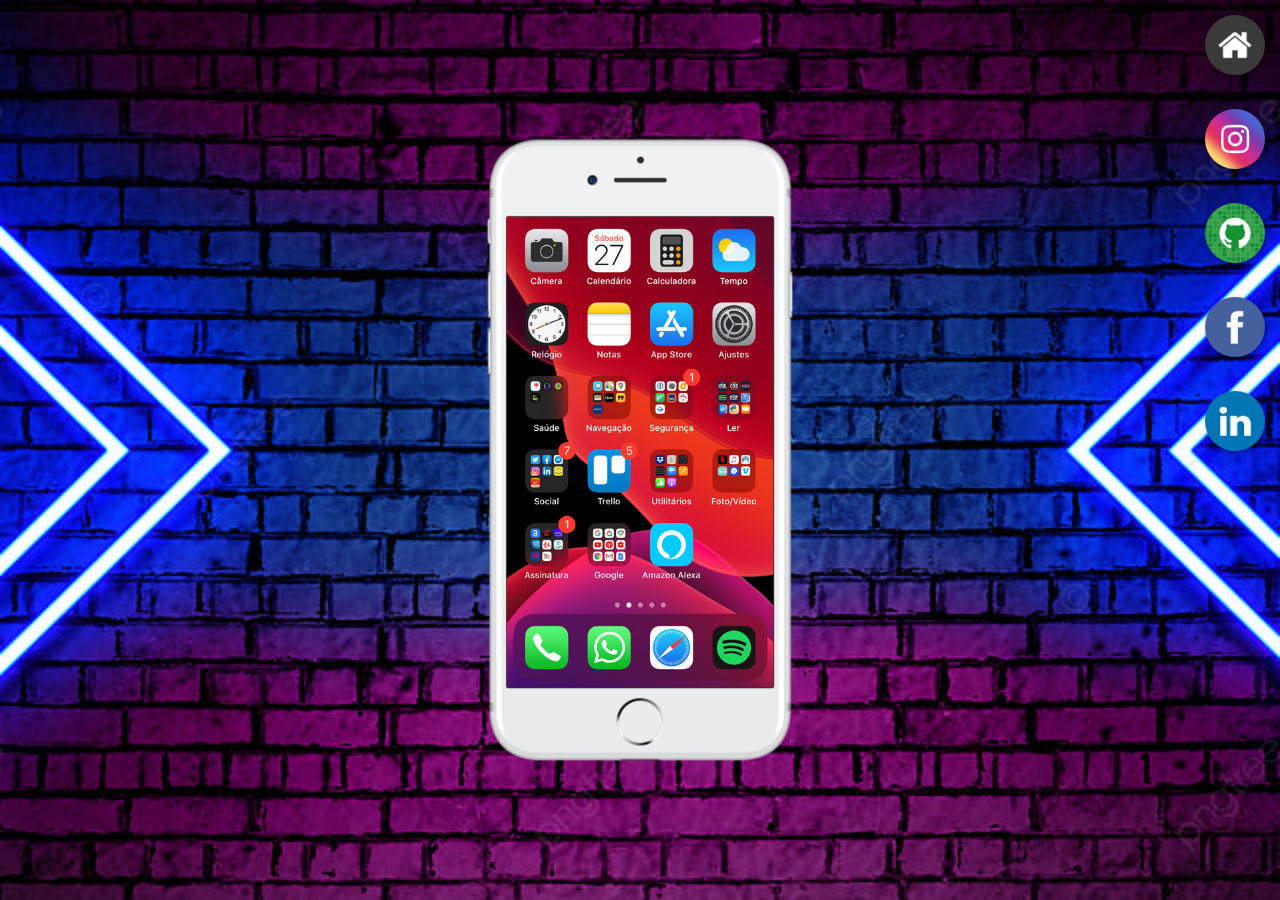
<file: index.html>
<!DOCTYPE html>
<html lang="en">
<head>
    <meta charset="UTF-8">
    <meta http-equiv="X-UA-Compatible" content="IE=edge">
    <meta name="viewport" content="width=device-width, initial-scale=1.0">
    <link rel="shortcut icon" href="imagens/favicon.ico" type="image/x-icon">
    <link rel="stylesheet" href="estilos/style.css">
    <title>Projeto redes Sociais</title>
</head>
<body>
    <main>
        <section id="telefone">
            <iframe src="home.html" name="tela" id="tela" frameborder="0">
                Seu navegador não é compatível com isso.
            </iframe>
        </section>

        <section id="redes-sociais">
            <a href="home.html" target="tela"><img src="imagens/logo-home.jpg" alt="Logo Home"></a><br>

            <a href="instagram.html" target="tela"><img src="imagens/logo-instagram.jpg" alt="Logo Instagram"></a><br>

            <a href="github.html" target="tela"><img src="imagens/logo-github.jpg" alt="Logo Github"></a><br>

            <a href="facebook.html" target="tela"><img src="imagens/logo-facebook.jpg" alt="Logo Facebook"></a><br>

            <a href="linkedin.html" target="tela"><img src="imagens/logo-linkedin.jpg" alt="Logo Linkedin"></a><br>

        </section>
    </main>
</body>
</html>
</file>
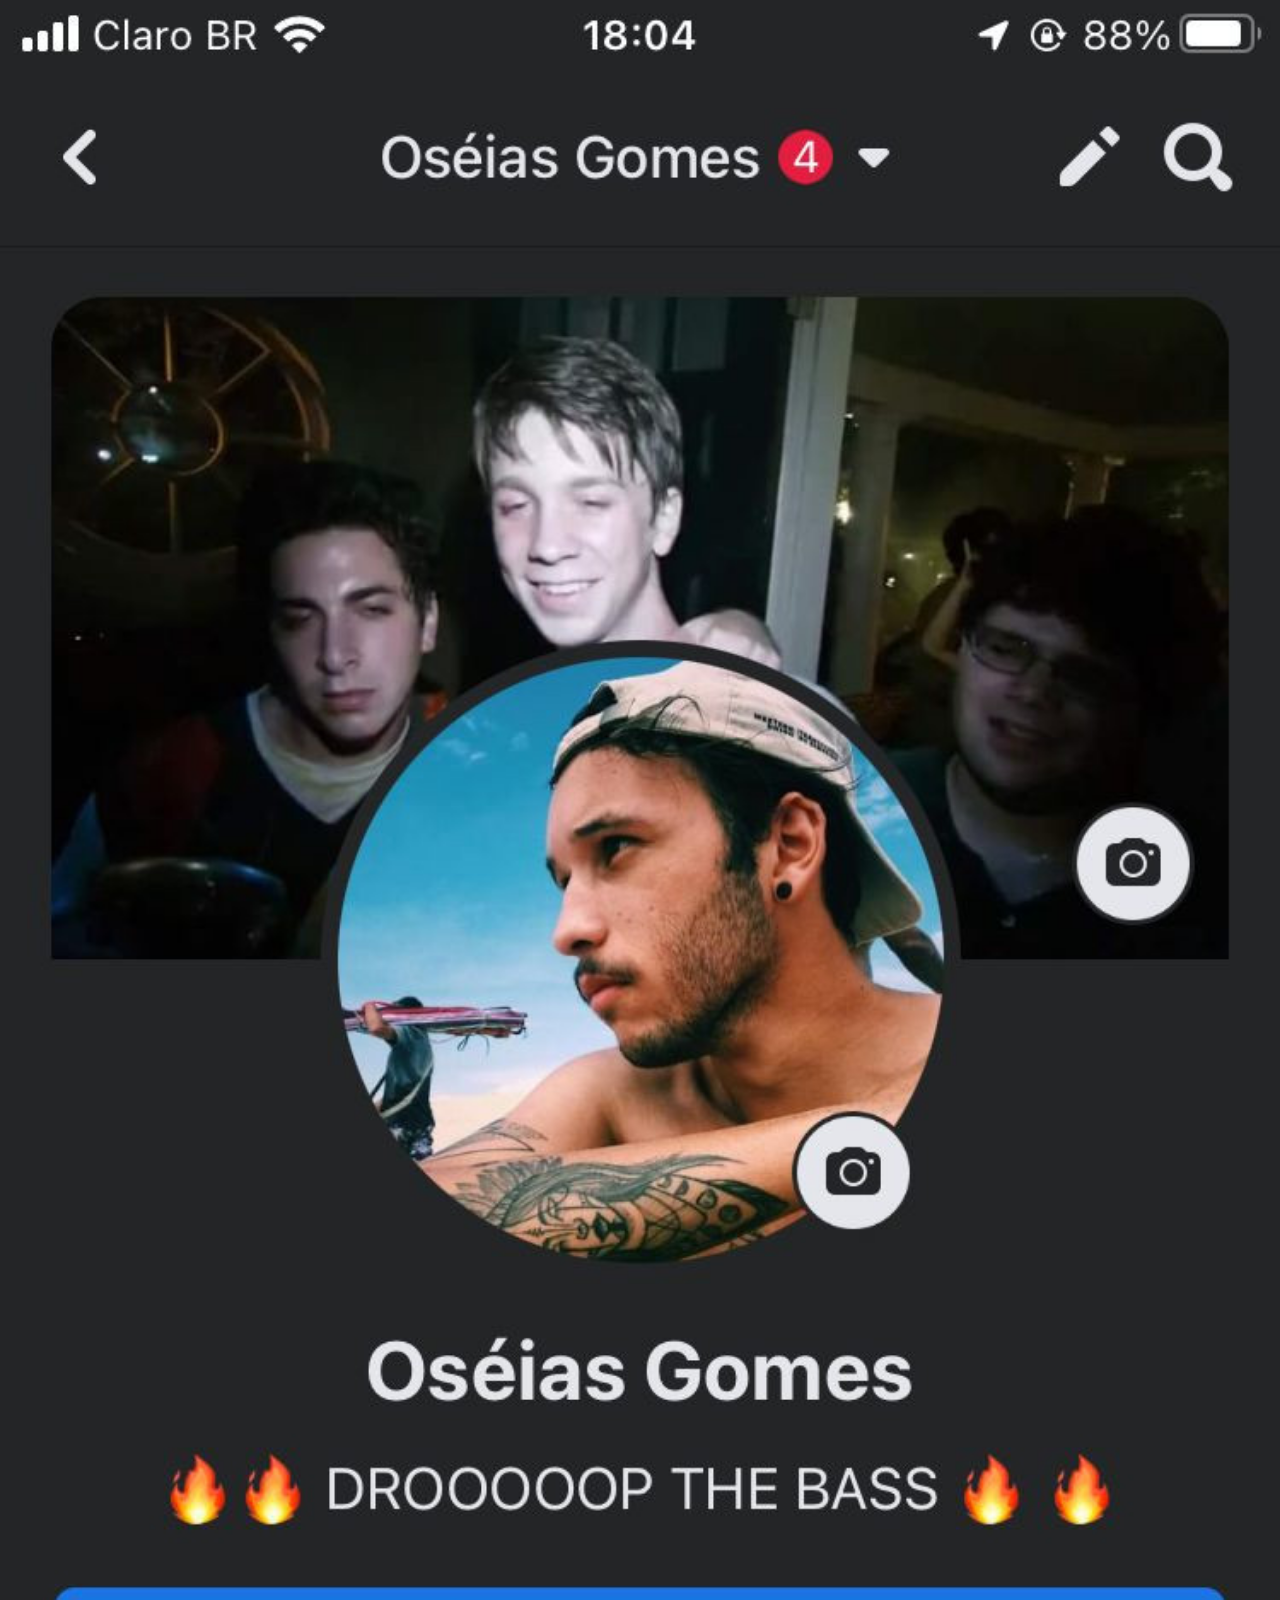
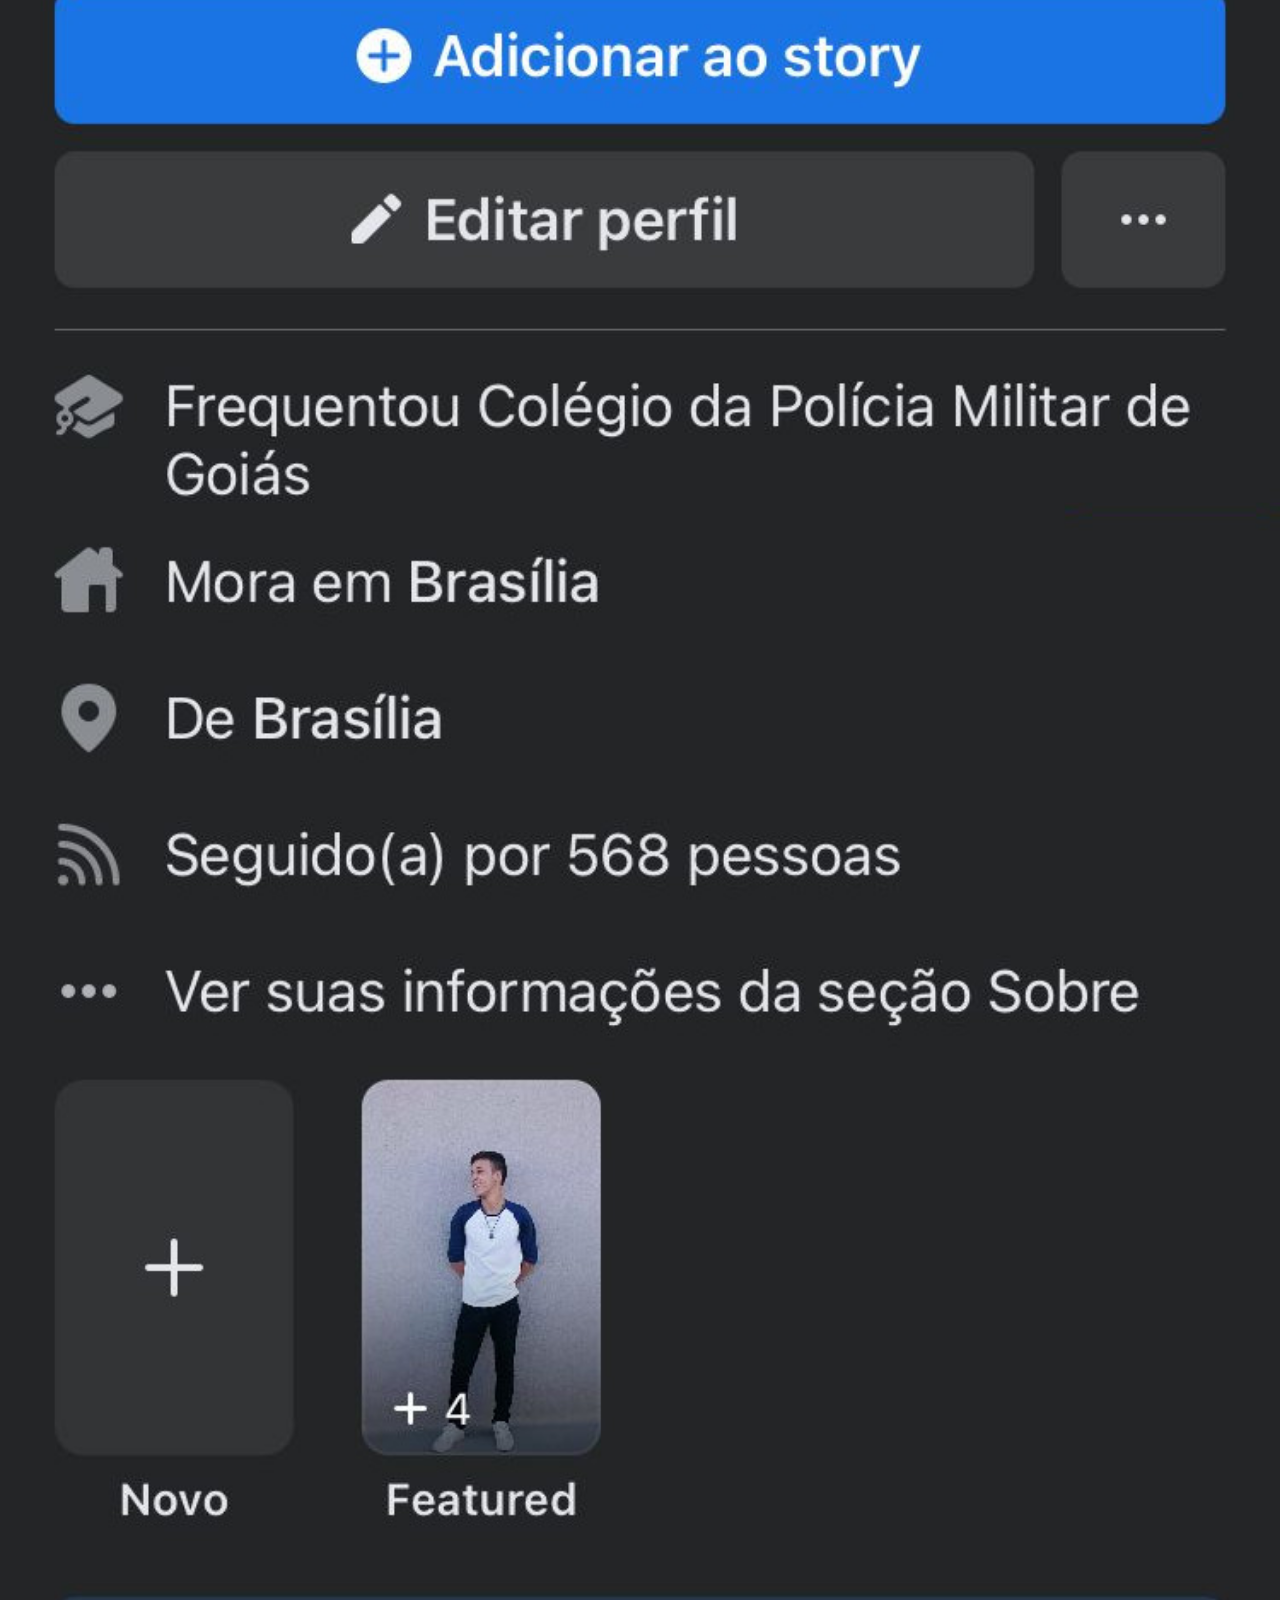
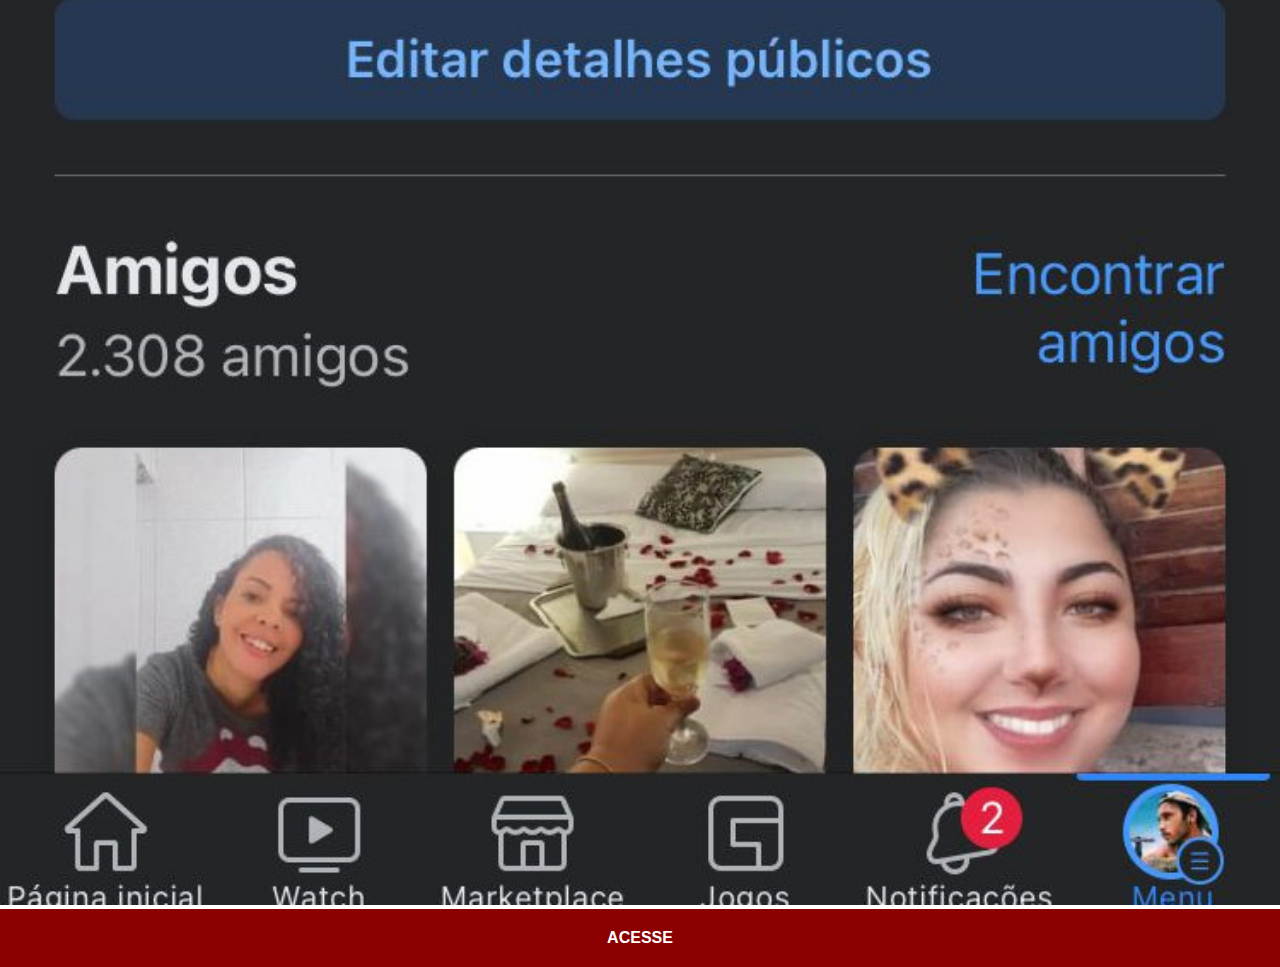
<file: facebook.html>
<!DOCTYPE html>
<html lang="en">
<head>
    <meta charset="UTF-8">
    <meta http-equiv="X-UA-Compatible" content="IE=edge">
    <meta name="viewport" content="width=device-width, initial-scale=1.0">
    <link rel="stylesheet" href="estilos/social.css">
    <title>Facebook</title>
</head>
<body>
    <img src="imagens/tela-facebook.jpg" alt="Facebook">
    <a href="https://www.facebook.com/iaimeupatrao/" target="_blank">ACESSE</a>
</body>
</html>
</file>
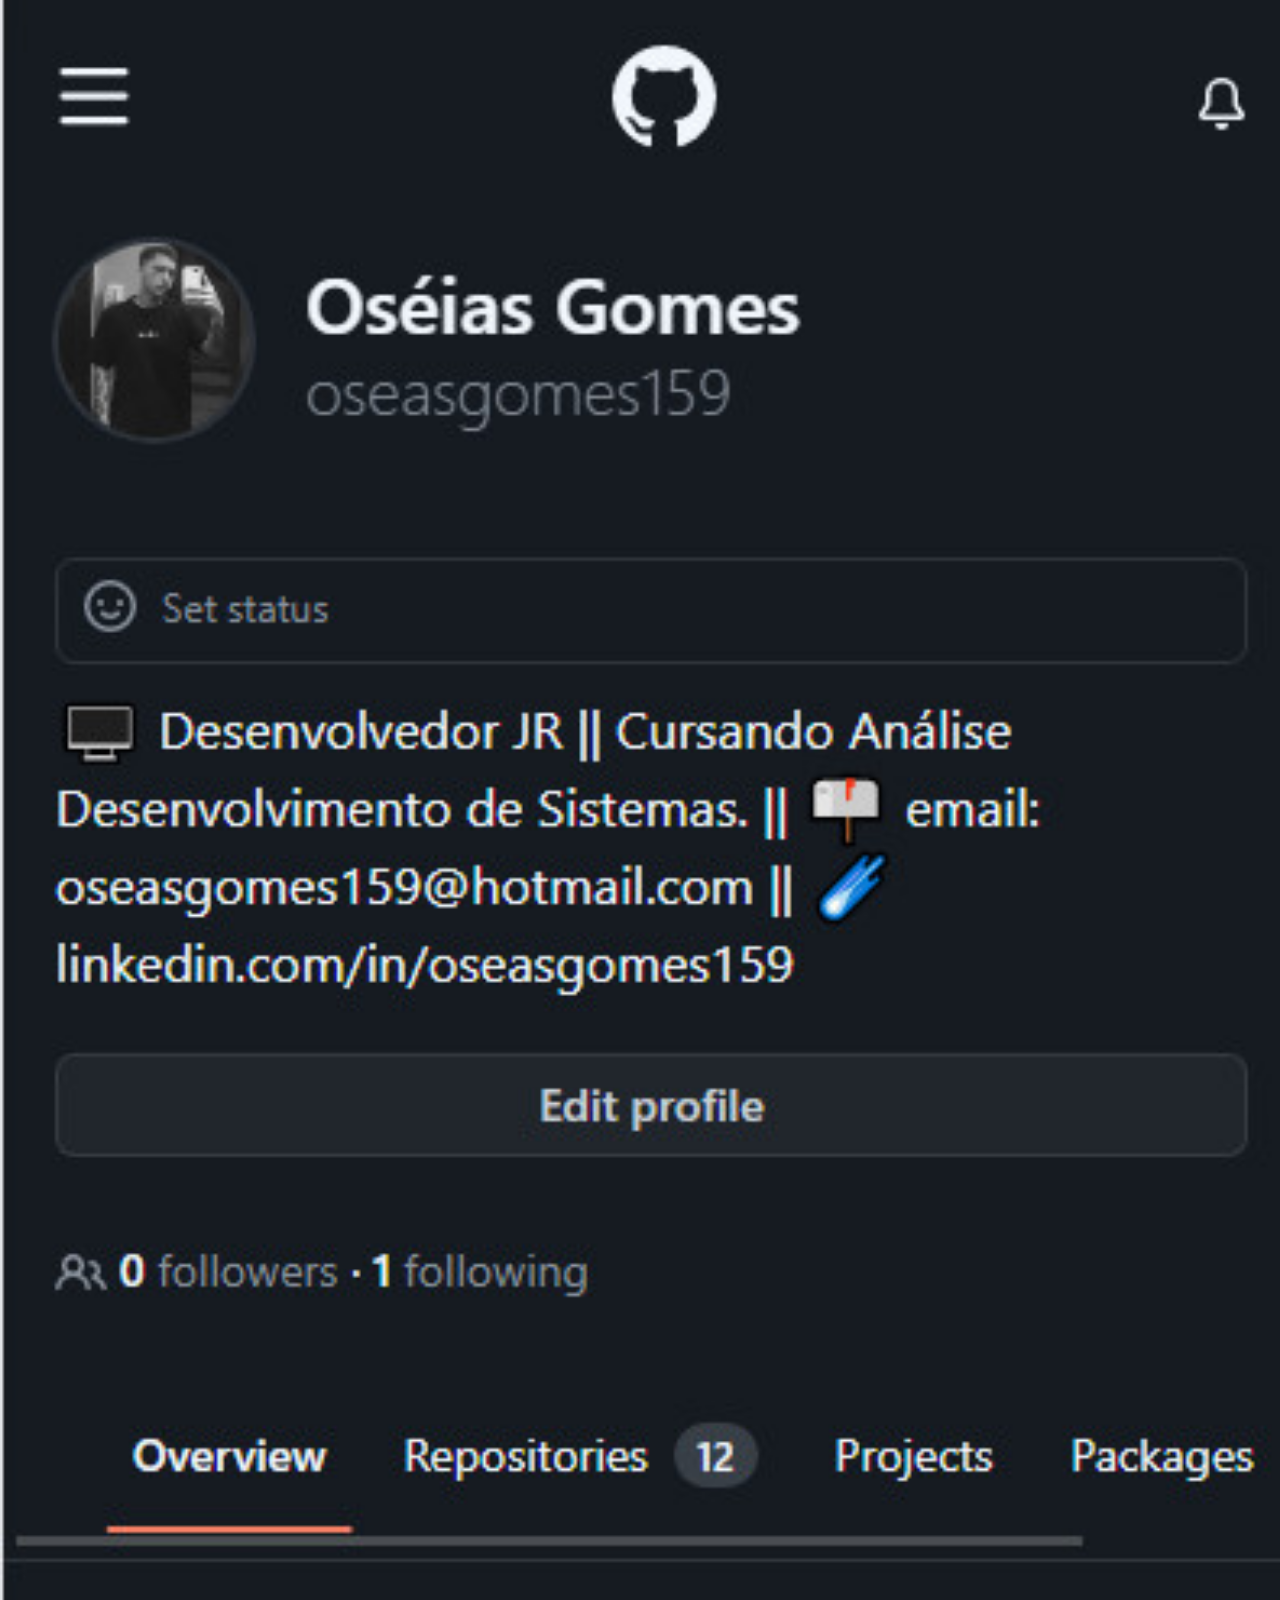
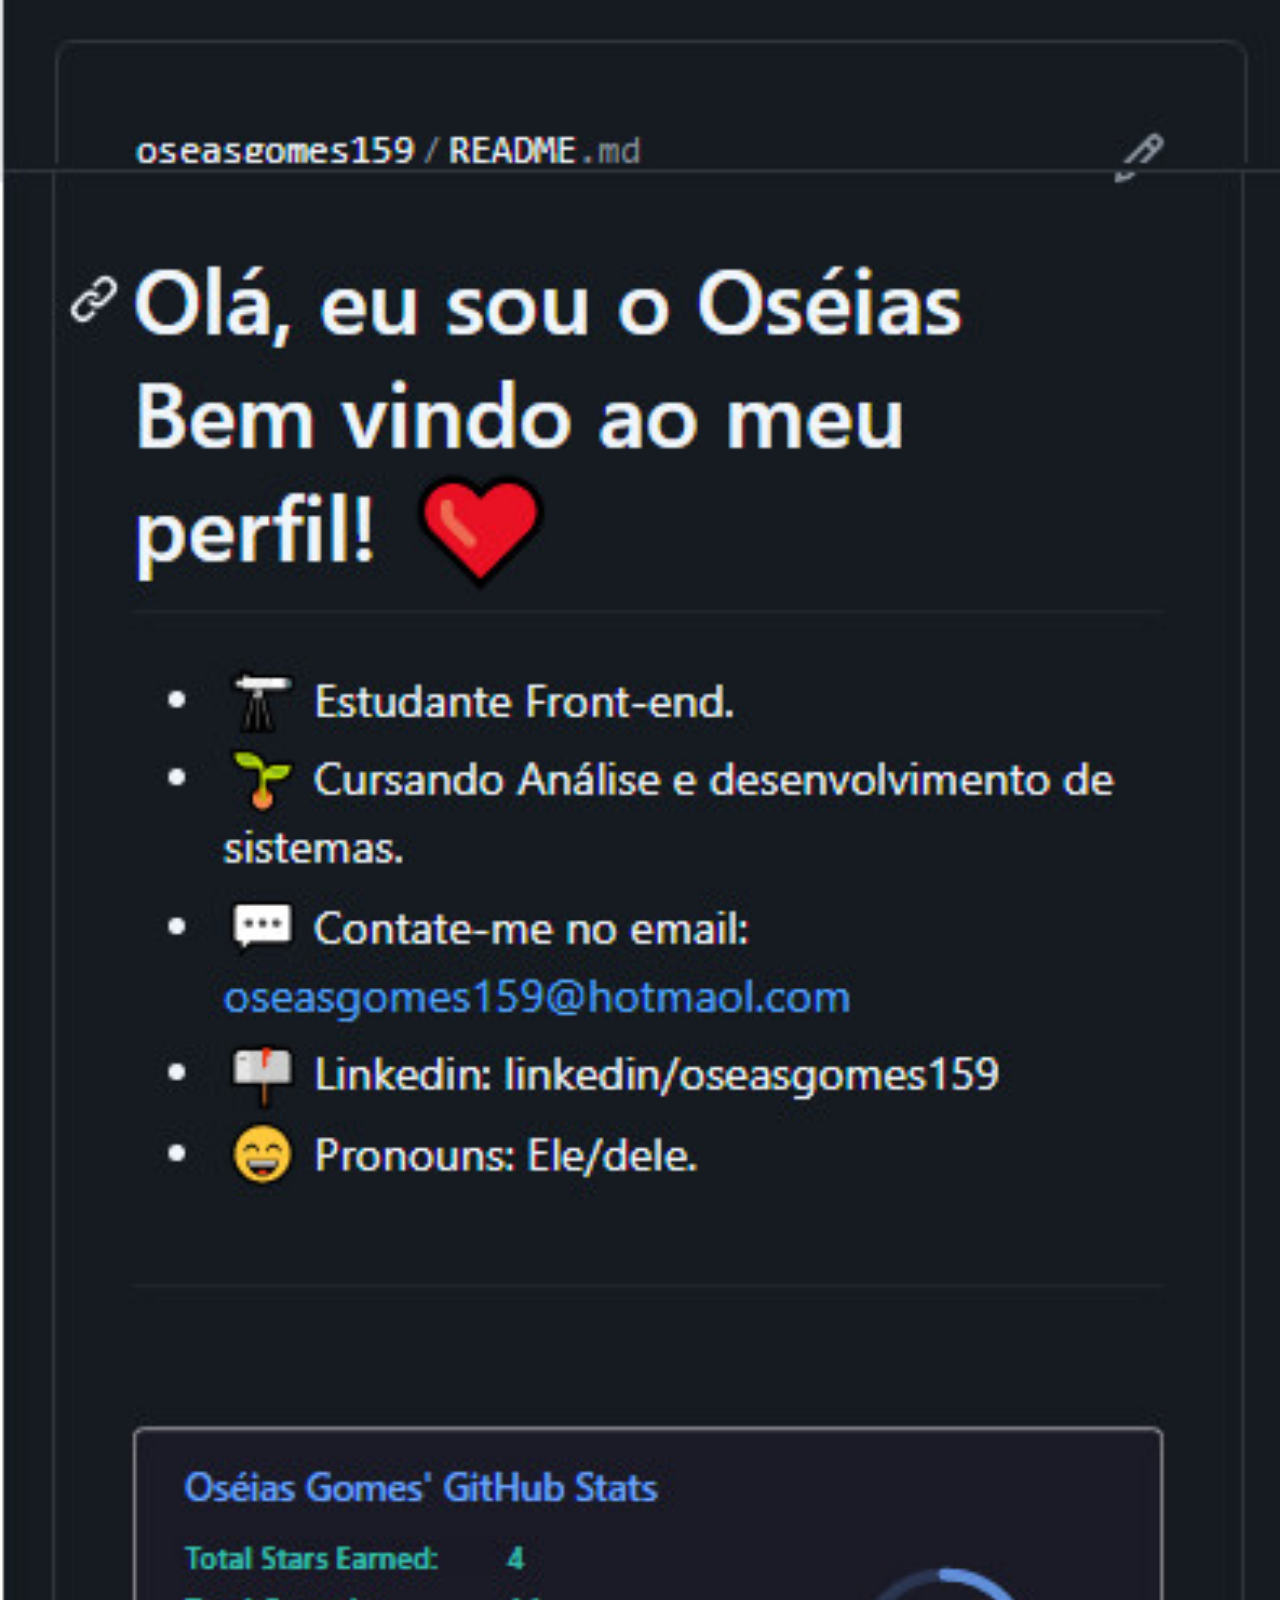
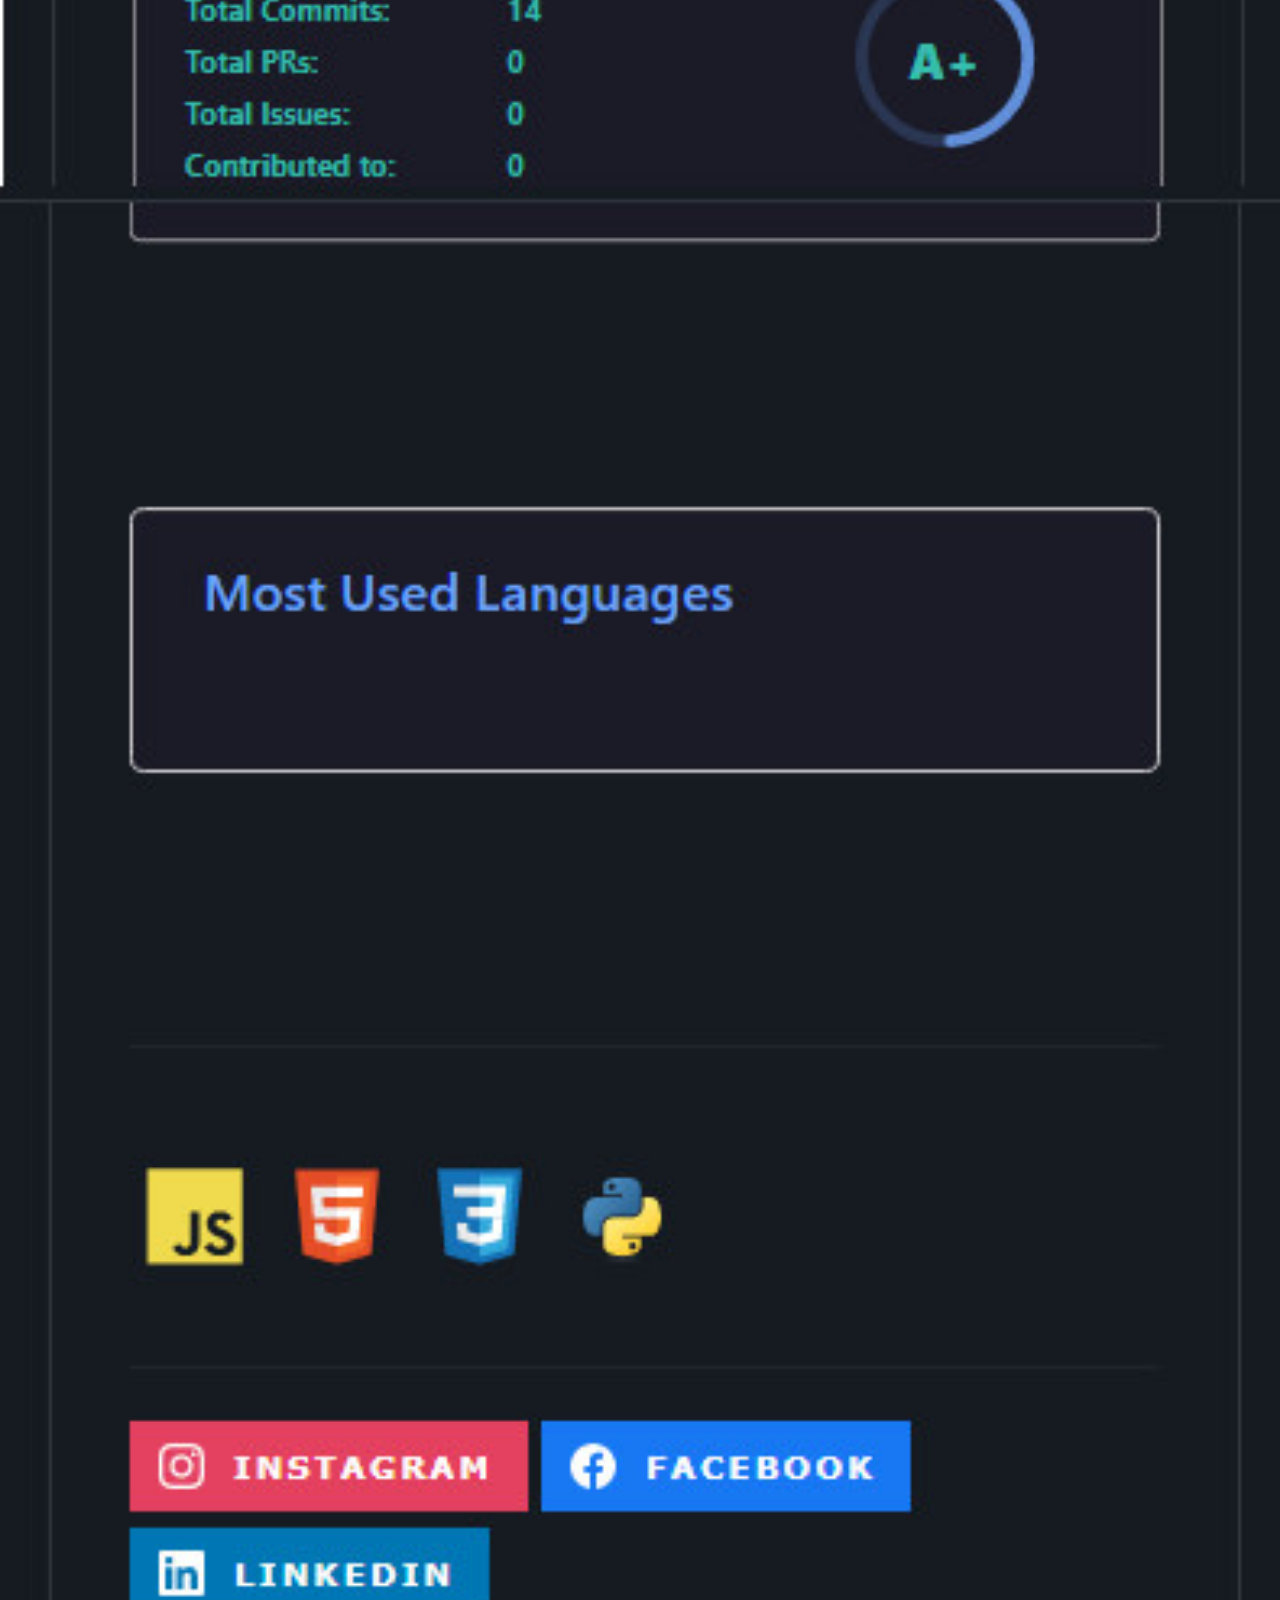
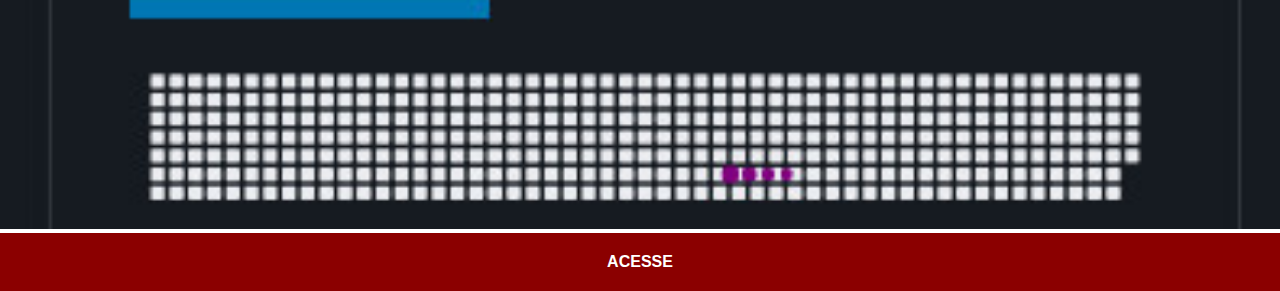
<file: github.html>
<!DOCTYPE html>
<html lang="en">
<head>
    <meta charset="UTF-8">
    <meta http-equiv="X-UA-Compatible" content="IE=edge">
    <meta name="viewport" content="width=device-width, initial-scale=1.0">
    <title>Github</title>
    <link rel="stylesheet" href="estilos/social.css">
</head>
<body>
    <img src="imagens/tela-github.jpg" alt="Github">
    <a href="https://github.com/oseasgomes159" target="_blank">ACESSE</a>
</body>
</html>
</file>
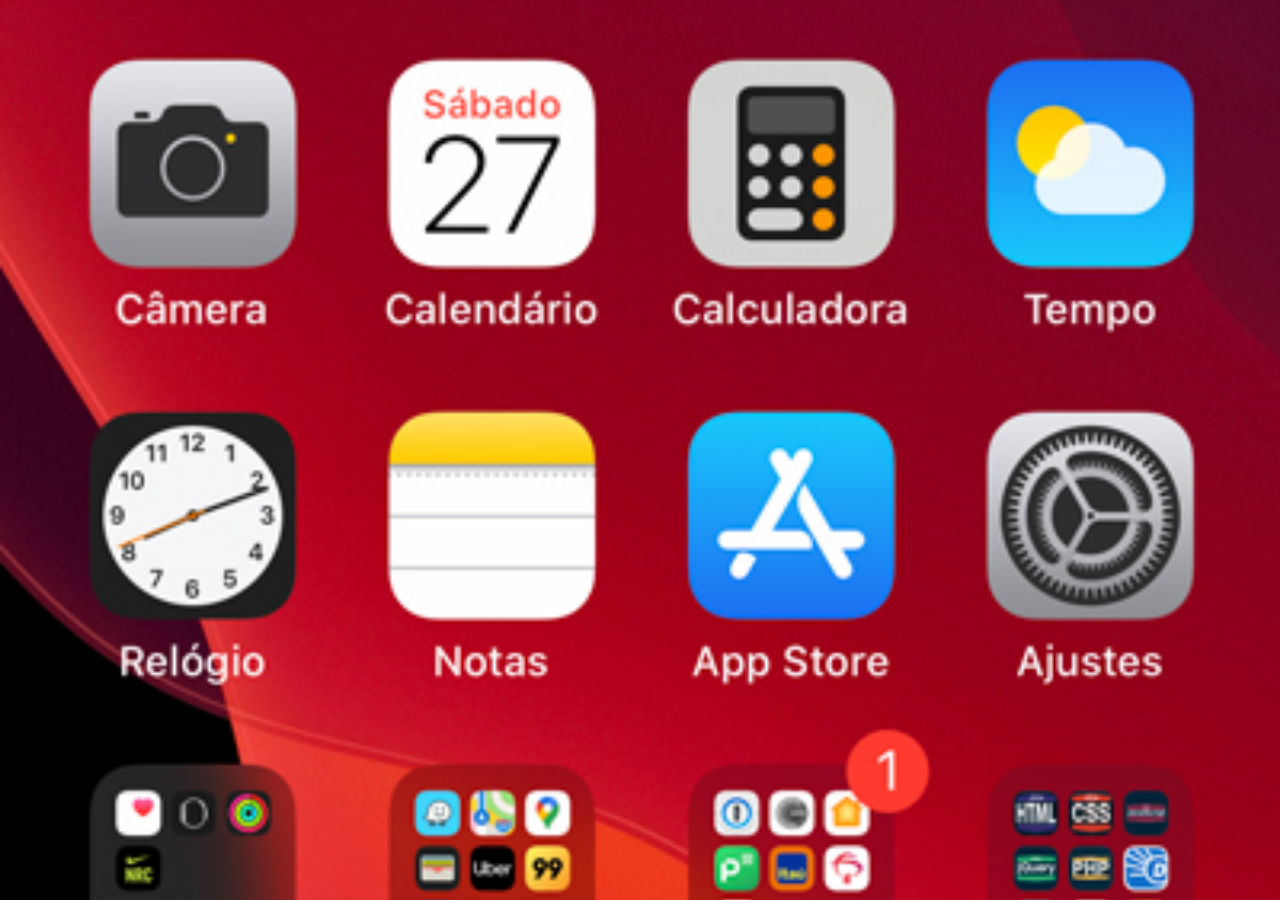
<file: home.html>
<!DOCTYPE html>
<html lang="en">
<head>
    <meta charset="UTF-8">
    <meta http-equiv="X-UA-Compatible" content="IE=edge">
    <meta name="viewport" content="width=device-width, initial-scale=1.0">
    <title>Home</title>
    <style>
        * {
            margin: 0px;
            padding: 0px;
        }

        body {
            width: 100vw;
            height: 100vh;
            background: black url(imagens/tela-home.jpg) no-repeat top center;
            background-size: cover;
        }
    </style>
</head>
<body>
    
</body>
</html>
</file>
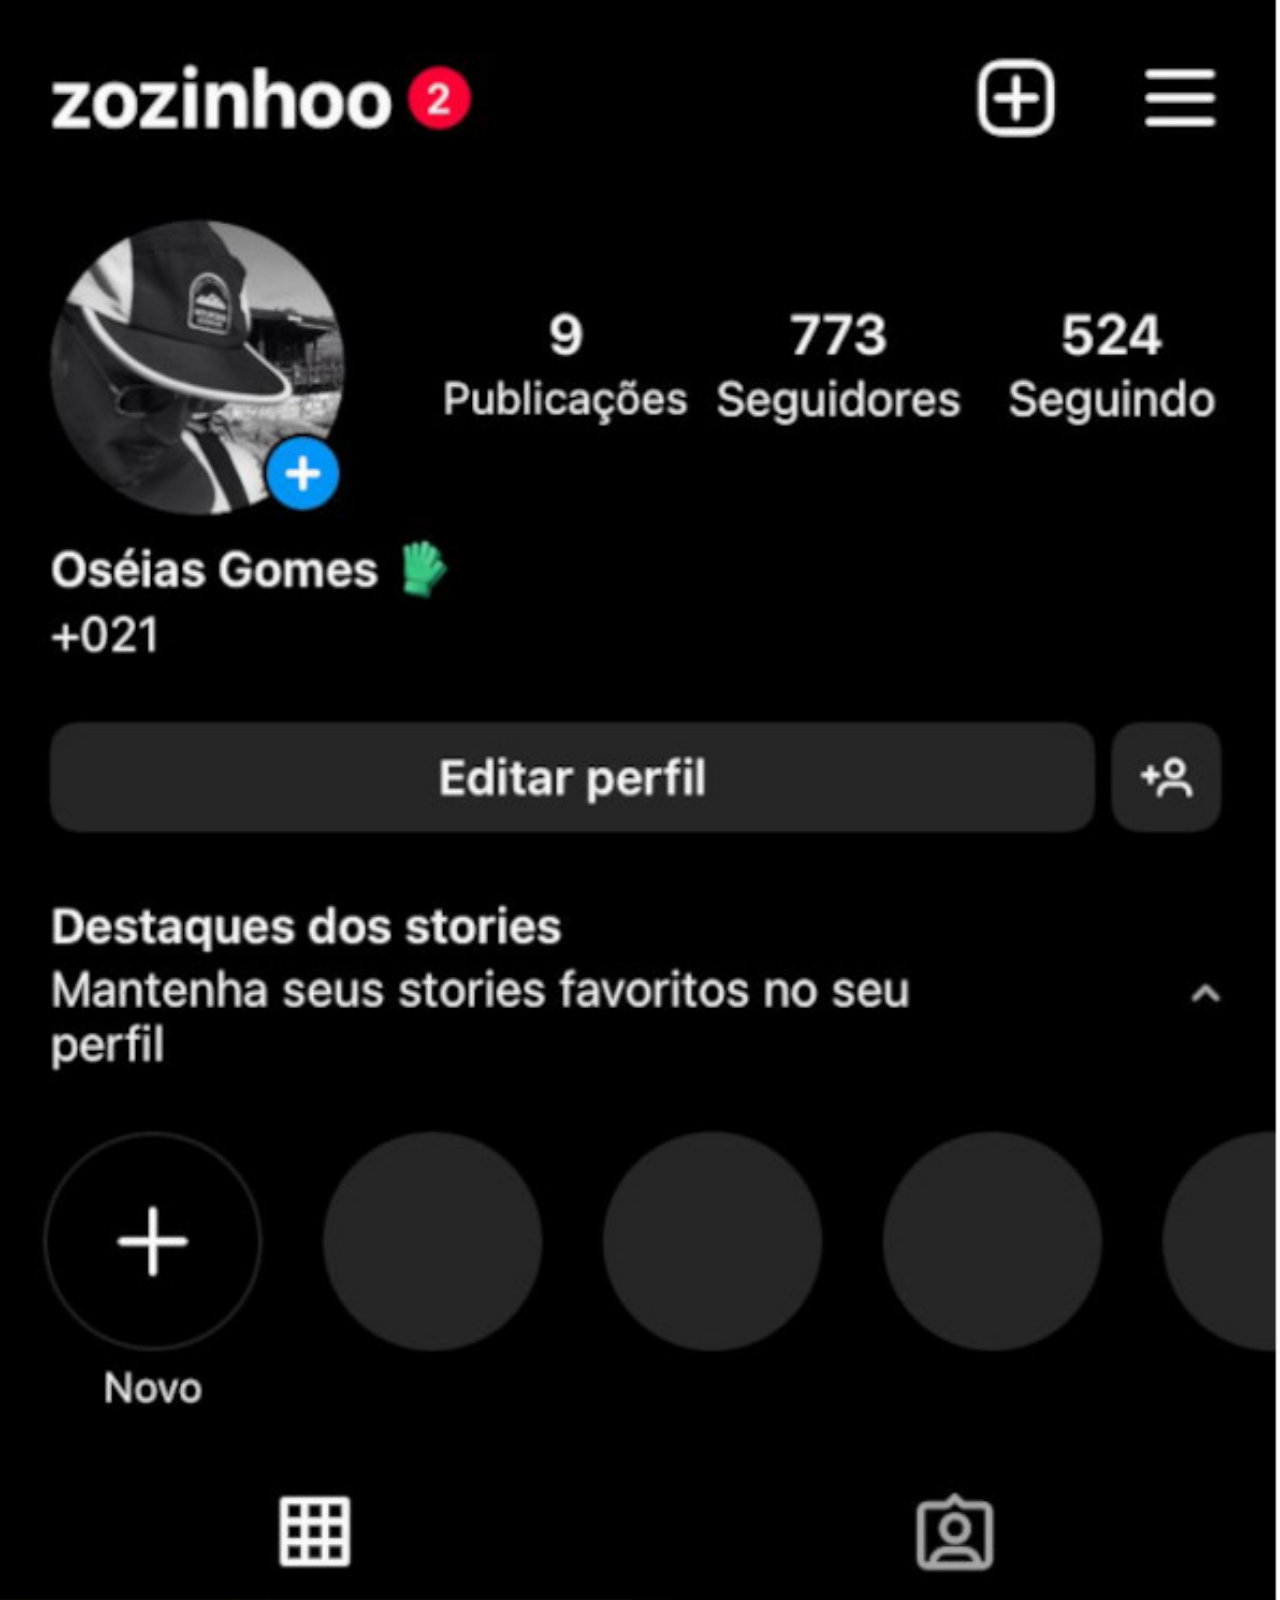
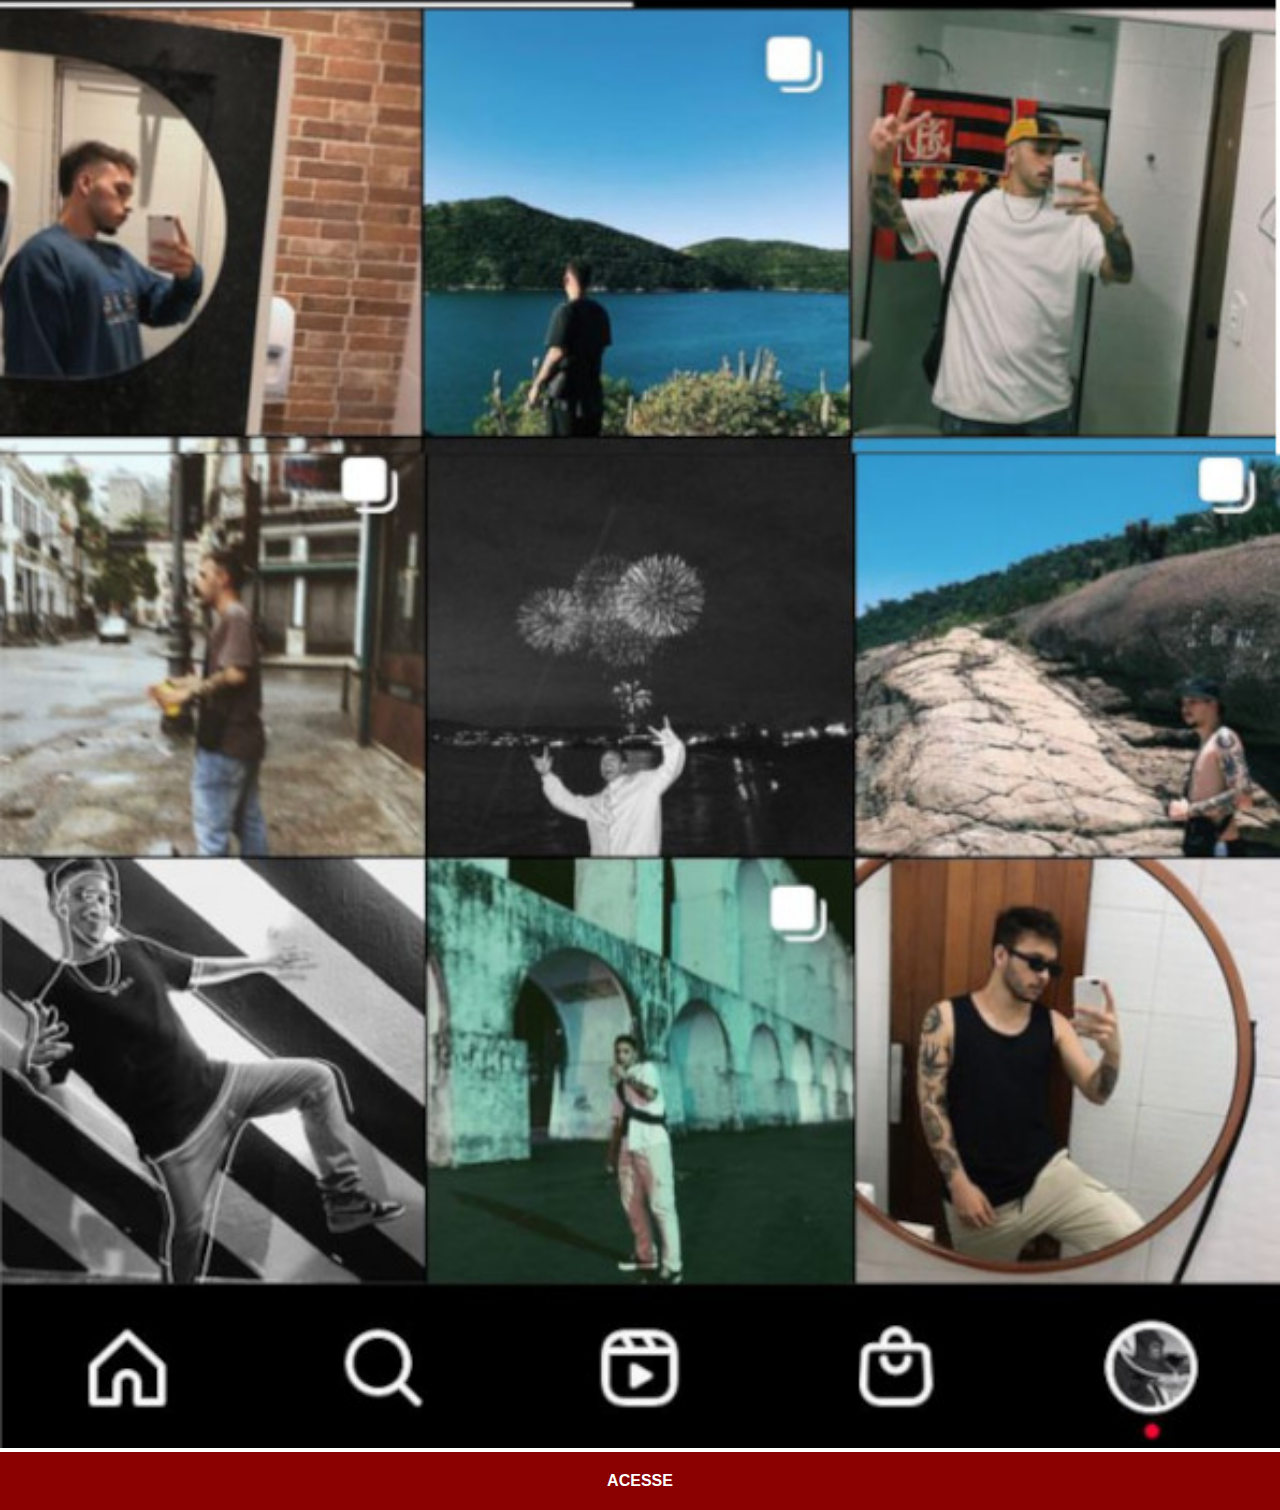
<file: instagram.html>
<!DOCTYPE html>
<html lang="en">
<head>
    <meta charset="UTF-8">
    <meta http-equiv="X-UA-Compatible" content="IE=edge">
    <meta name="viewport" content="width=device-width, initial-scale=1.0">
    <title>Instagram</title>
    <link rel="stylesheet" href="estilos/social.css">
</head>
<body>
    <img src="imagens/tela-instagram.jpg" alt="Instagram">
    <a href="https://www.instagram.com/zozinhoo" target="_blank">ACESSE</a>
</body>
</html>
</file>
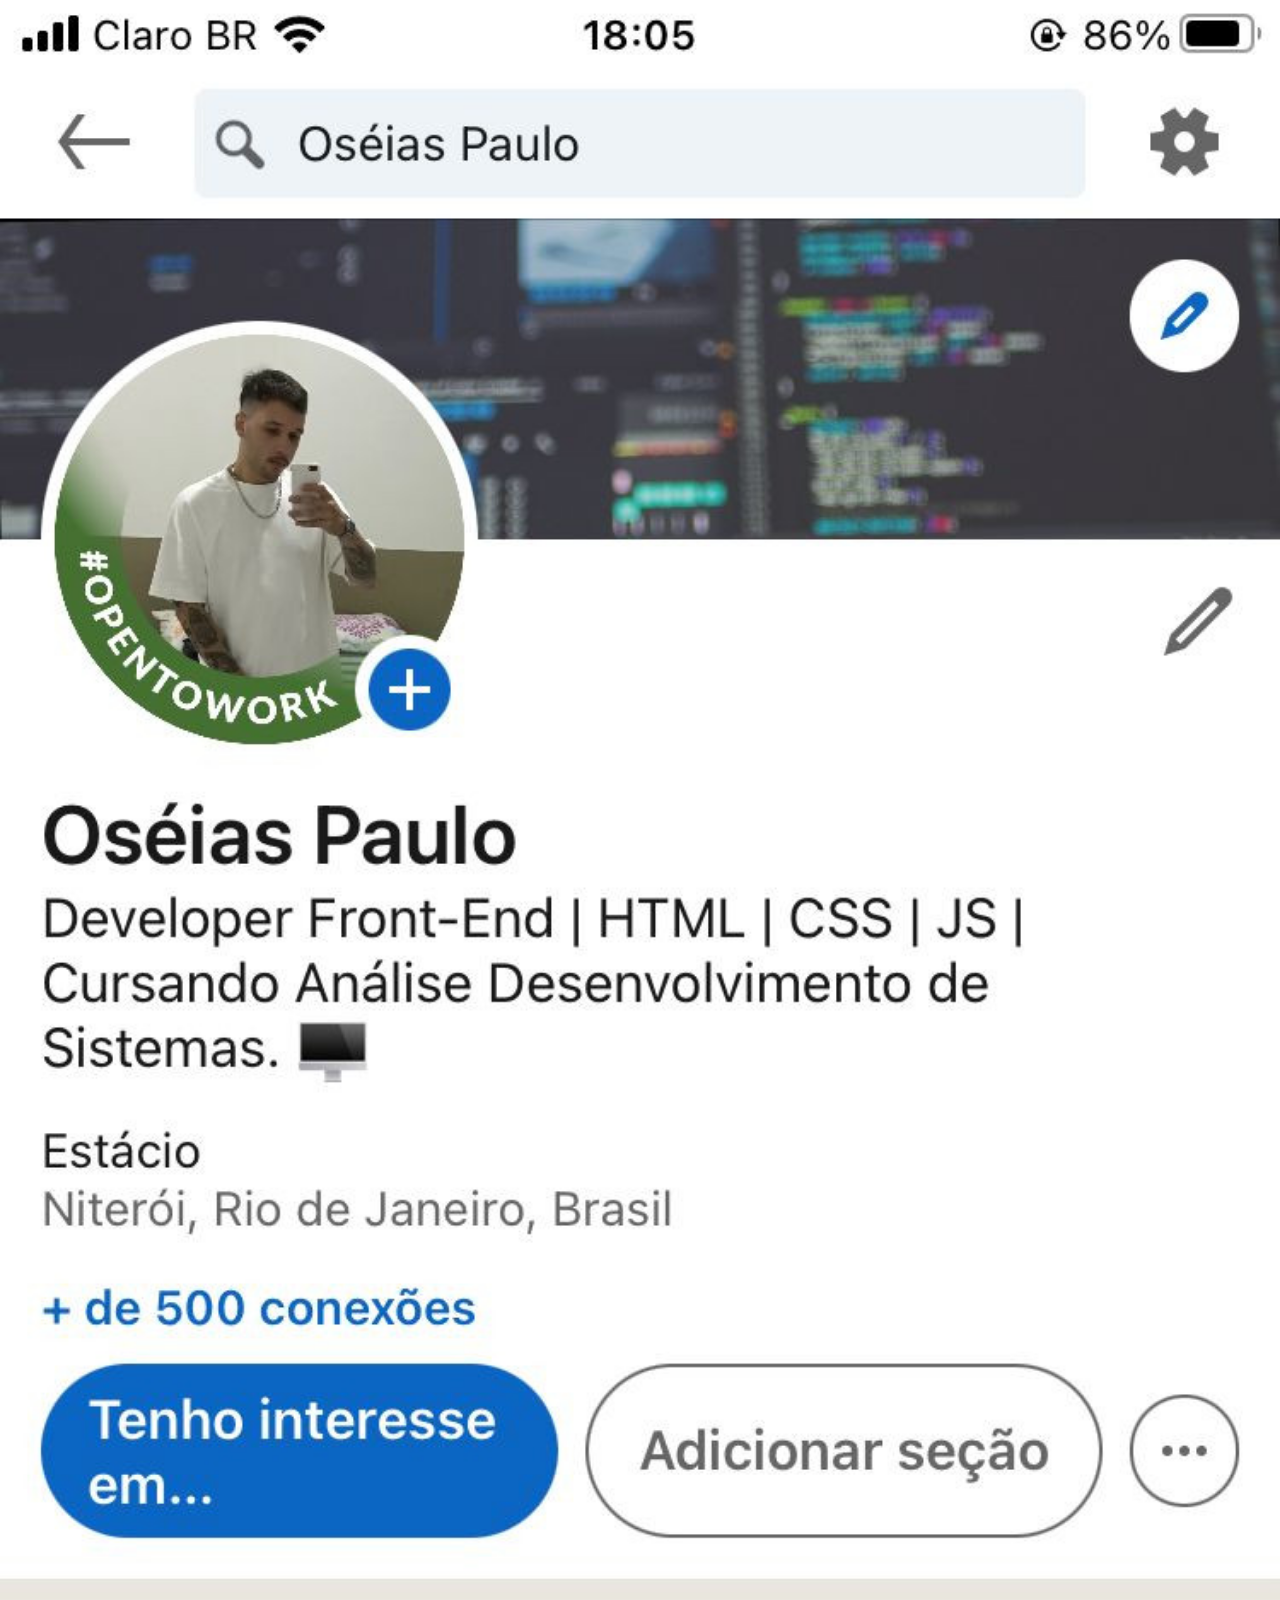
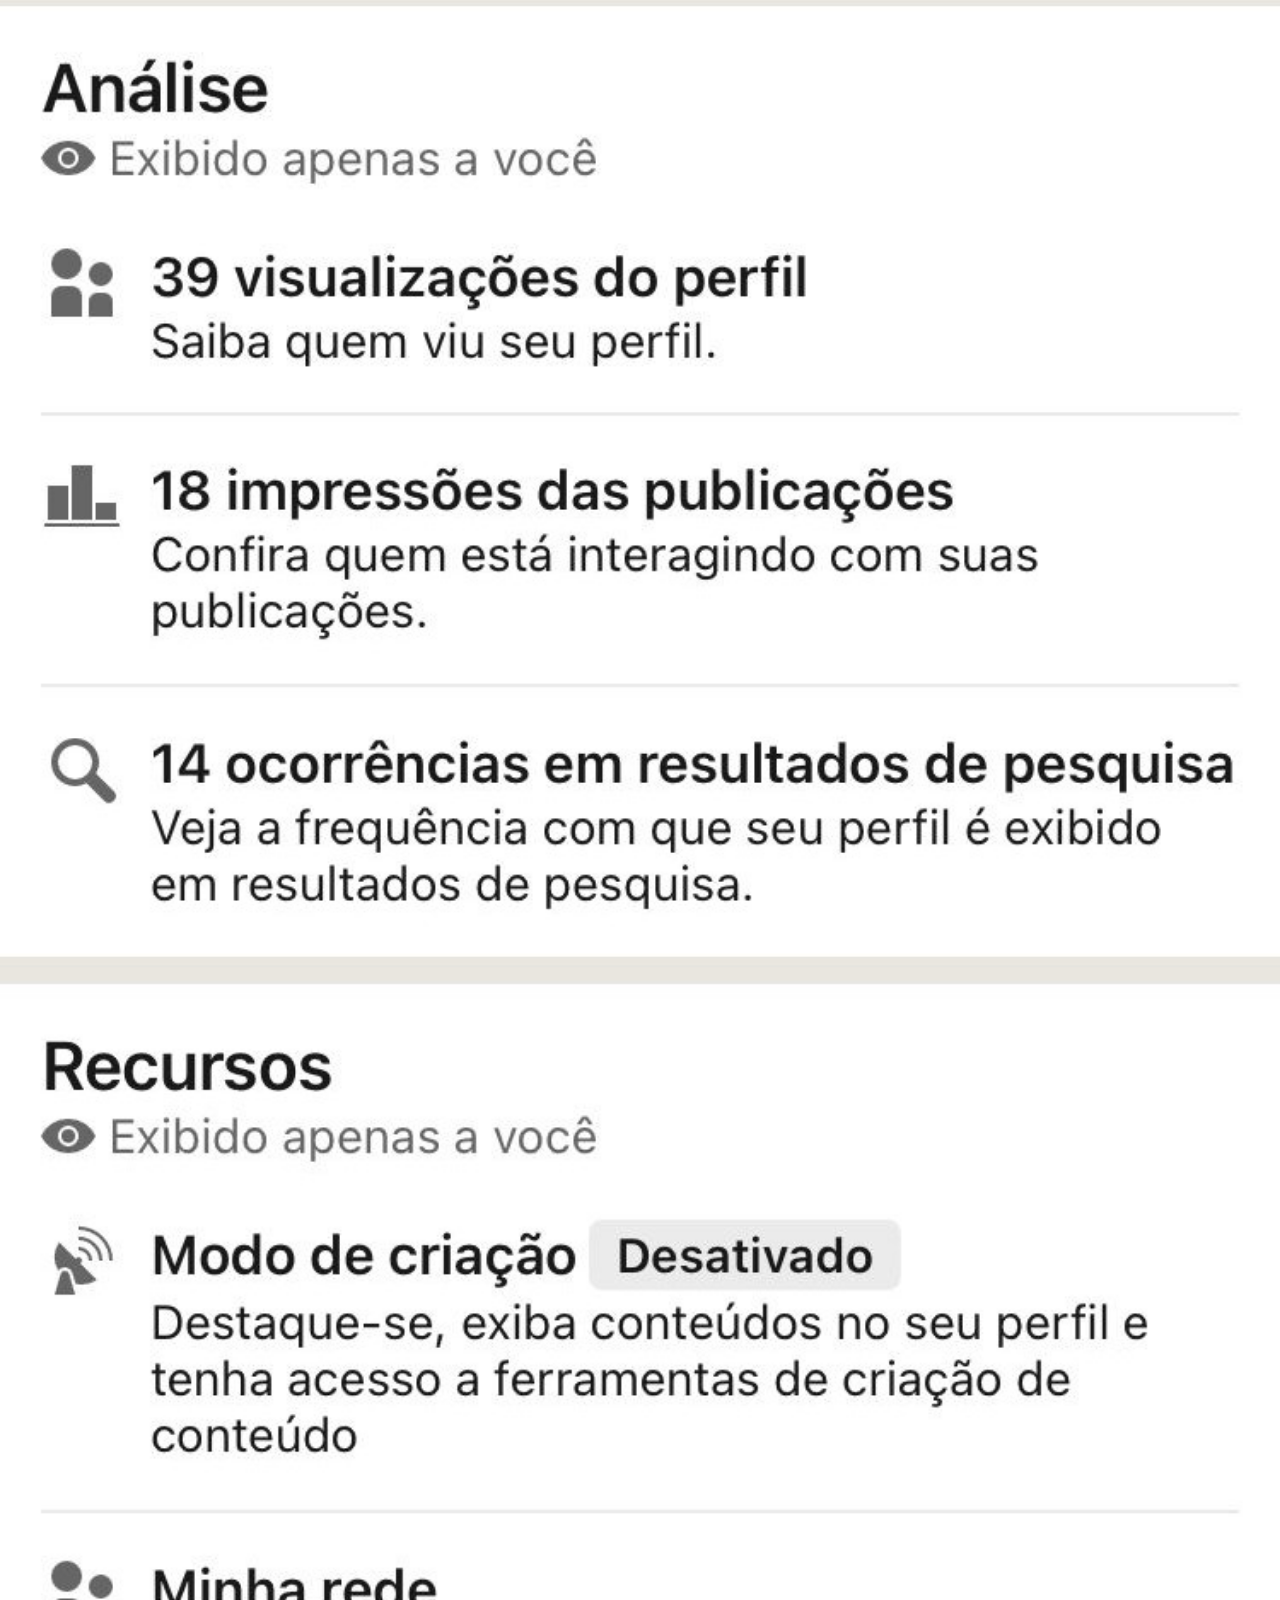
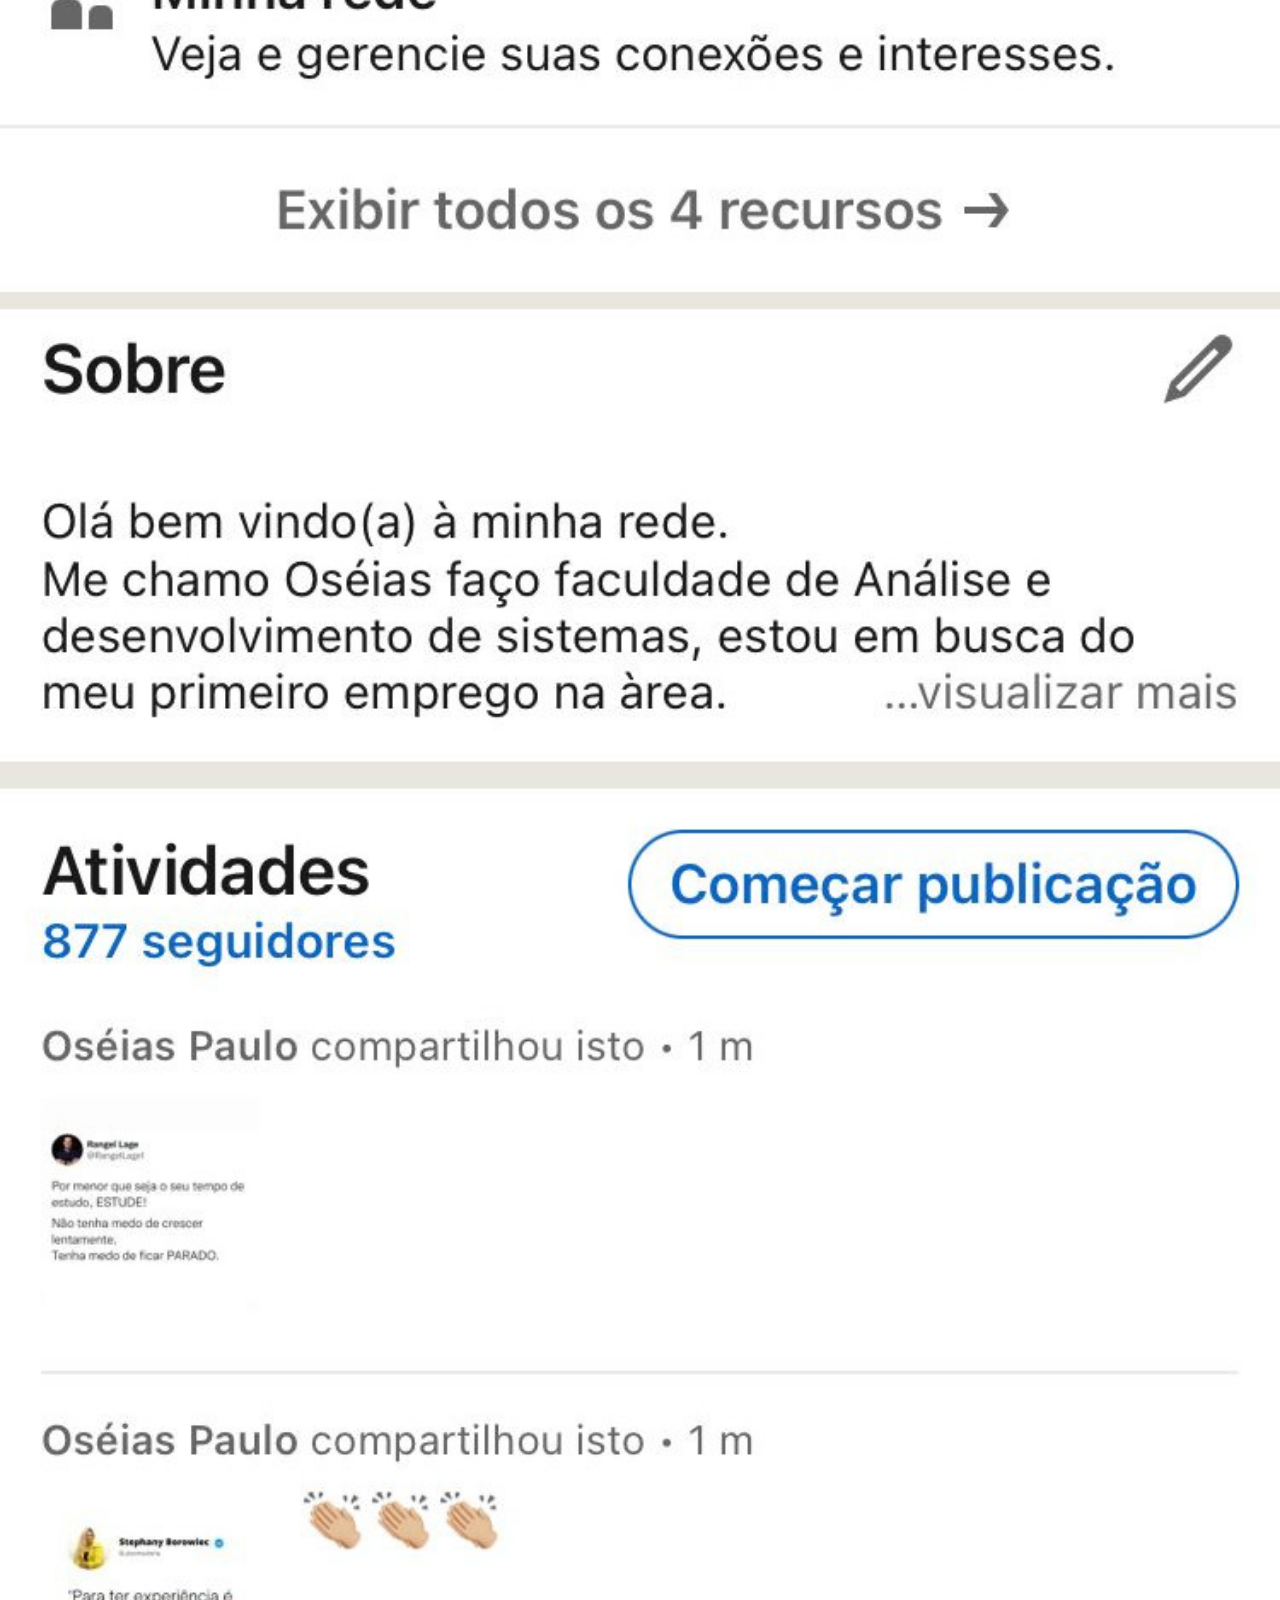
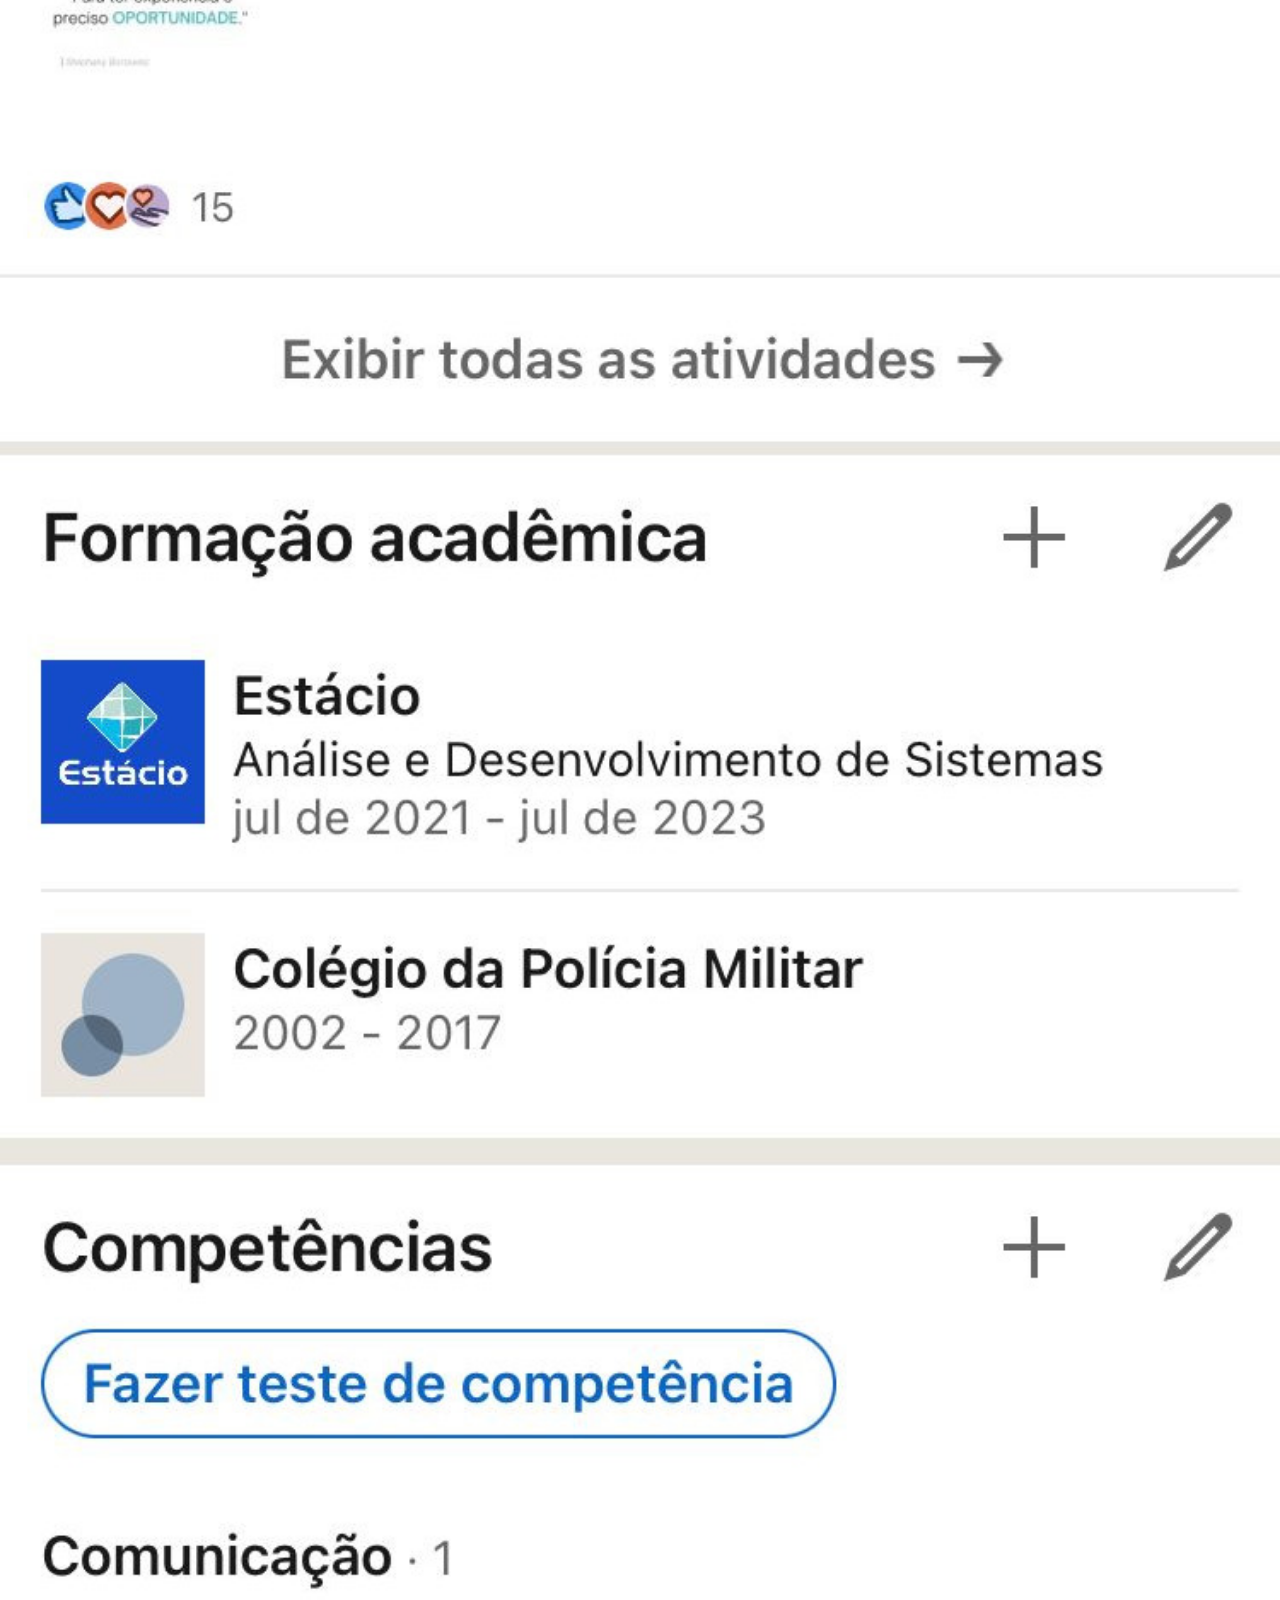
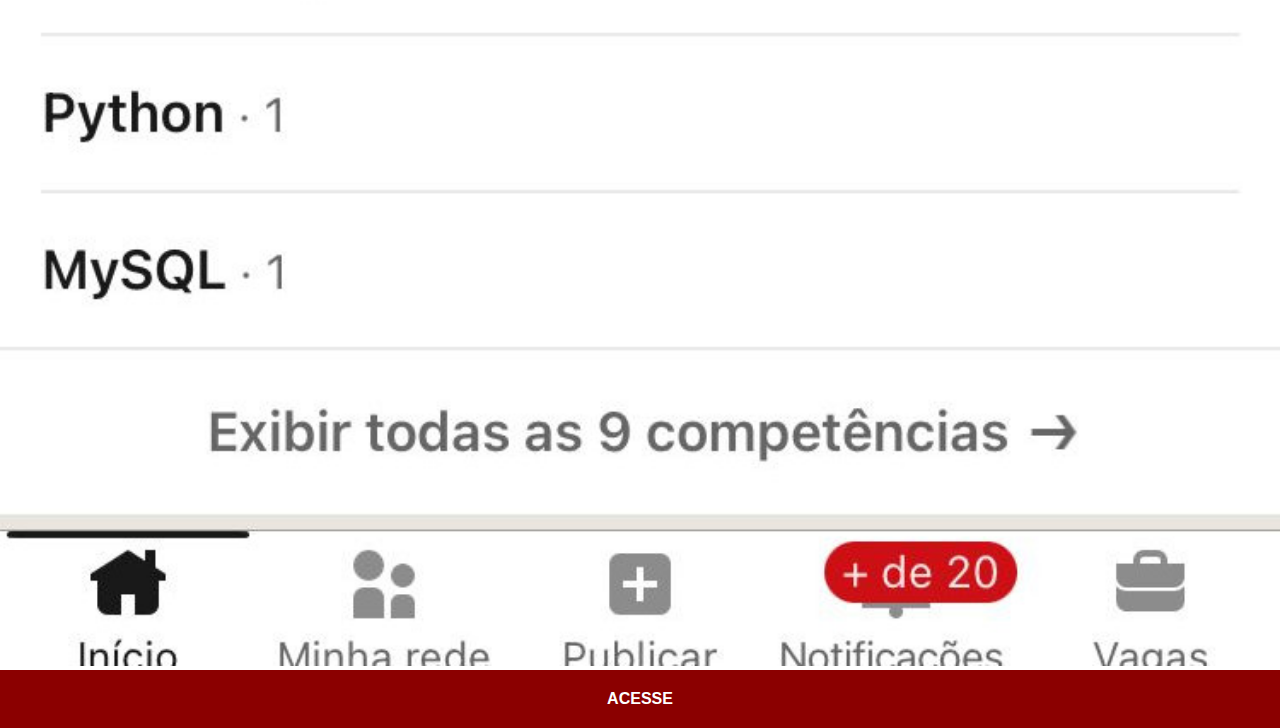
<file: linkedin.html>
<!DOCTYPE html>
<html lang="en">
<head>
    <meta charset="UTF-8">
    <meta http-equiv="X-UA-Compatible" content="IE=edge">
    <meta name="viewport" content="width=device-width, initial-scale=1.0">
    <title>Linkedin</title>
    <link rel="stylesheet" href="estilos/social.css">
</head>
<body>
    <img src="imagens/tela-linkedin.jpg" alt="Linkedin">
    <a href="https://www.linkedin.com/in/oseasgomes159/" target="_blank">ACESSE</a>
</body>
</html>
</file>
<file: estilos/style.css>
@charset "UTF-8";

* {
    margin: 0;
    padding: 0;
    font-family: Arial, Helvetica, sans-serif;
}

html, body {
    height: 100vh;
    width: 100vw;
    background-color: black;
}

body {
    background: url('../imagens/fundo-neon.jpng.jpg') no-repeat top center;
    background-size: cover;
    background-attachment: fixed;
}

main {
    height: 100vh;
    position: relative;

}

section#telefone {
    position: absolute;
    top: 50%;
    left: 50%;
    transform: translate(-50%, -50%);

    height: 627px;
    width: 311px;
    background-color: blue;
    background: url('../imagens/frame-iphone.png')
}

iframe#tela {
    position: relative;
    top: 80px;
    left: 22px;
    width: 267px;
    height: 471px;
}

section#redes-sociais {
    text-align: right;
}
section#redes-sociais img {
    width: 60px;
    height: 60px;
    margin: 15px;
    border-radius: 50%;
    box-shadow: 2px 2px 5px rgba(0, 0, 0, 0.397);
    box-sizing: border-box;
}

section#redes-sociais img:hover {
    border: 2px solid rgba(255, 255, 255, 0.178);
    transform: translate(-3px, -3px);
    box-shadow: 5px 5px 10px rgba(0, 0, 0, 0.603);
    transition: transform 0.5s, border 1s;
}
</file>
<file: estilos/social.css>
@charset "UTF-8";

* {
    margin: 0px;
    padding: 0px;
    font-family: Arial, Helvetica, sans-serif;
}

::-webkit-scrollbar {
    width: 0px;
    height: 0px;
}

img {
    width: 100vw;
}
a {
    display: block;
    background-color: darkred;
    color: white;
    padding: 20px;
    text-align: center;
    font-weight: bolder;
    text-decoration: none;

}

a:hover {
    background-color: red;
}
</file>
